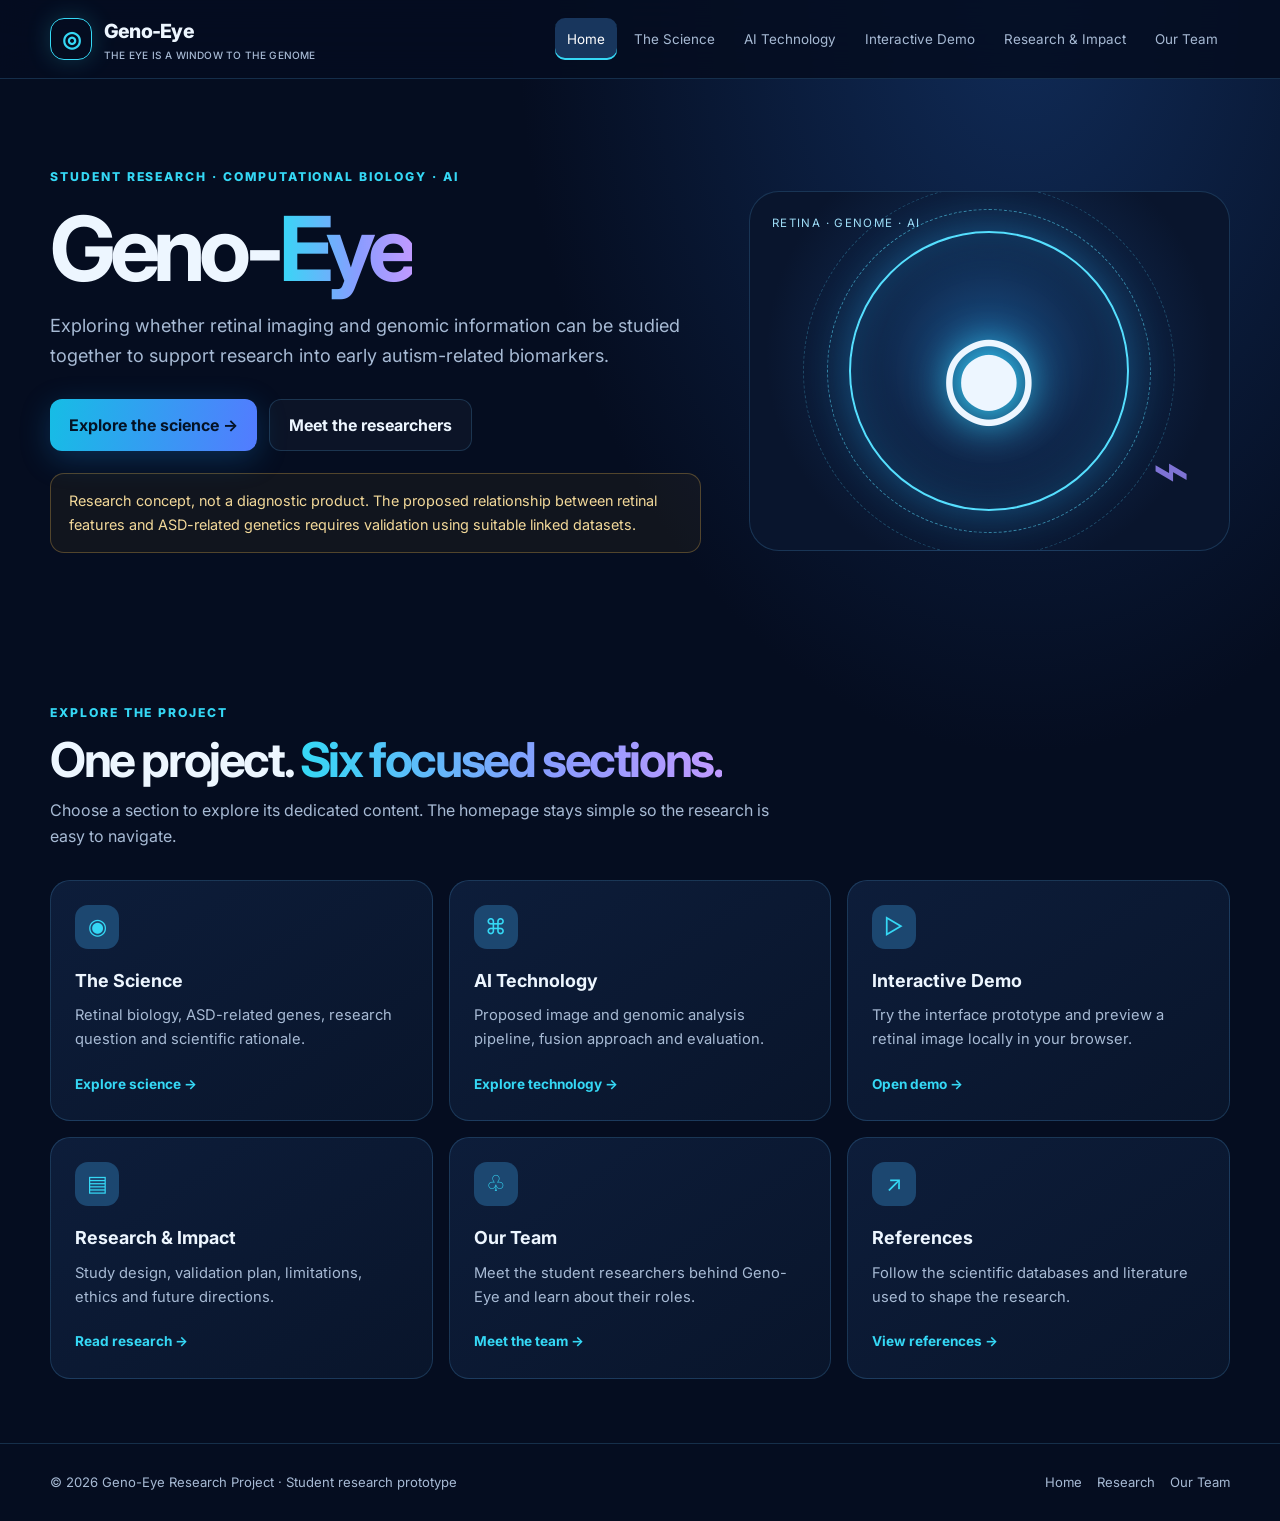
<file: index.html>
<!doctype html><html lang="en"><head><meta charset="utf-8"><meta name="viewport" content="width=device-width, initial-scale=1"><meta name="description" content="Geno-Eye: a student research concept exploring retinal imaging, genomic information and AI."><title>Geno-Eye | Home</title><link rel="stylesheet" href="style.css"></head><body>
<header><div class="wrap nav">
<a class="brand" href="index.html"><span class="brand-mark">◎</span><span>Geno-Eye<small>THE EYE IS A WINDOW TO THE GENOME</small></span></a>
<button class="menu-btn" aria-label="Open navigation" aria-expanded="false">☰</button>
<nav class="navlinks" aria-label="Main navigation">
<a href="index.html">Home</a><a href="science.html">The Science</a><a href="technology.html">AI Technology</a><a href="demo.html">Interactive Demo</a><a href="research.html">Research & Impact</a><a href="team.html">Our Team</a>
</nav></div></header>

<main><div class="wrap hero"><div><div class="eyebrow">Student research · Computational biology · AI</div><h1>Geno-<span class="gradient">Eye</span></h1><p class="lead">Exploring whether retinal imaging and genomic information can be studied together to support research into early autism-related biomarkers.</p><div class="actions"><a class="btn primary" href="science.html">Explore the science →</a><a class="btn secondary" href="team.html">Meet the researchers</a></div><div class="notice">Research concept, not a diagnostic product. The proposed relationship between retinal features and ASD-related genetics requires validation using suitable linked datasets.</div></div><div class="hero-art"><span class="art-label">RETINA · GENOME · AI</span><div class="orb"><span class="eye">◉</span></div><span class="dna">⌁</span></div></div>
<section class="section"><div class="wrap"><div class="section-head"><div class="eyebrow">Explore the project</div><h2>One project. <span class="gradient">Six focused sections.</span></h2><p>Choose a section to explore its dedicated content. The homepage stays simple so the research is easy to navigate.</p></div>
<div class="grid">
<a class="card" href="science.html"><div class="card-icon">◉</div><h3>The Science</h3><p>Retinal biology, ASD-related genes, research question and scientific rationale.</p><span class="more">Explore science →</span></a>
<a class="card" href="technology.html"><div class="card-icon">⌘</div><h3>AI Technology</h3><p>Proposed image and genomic analysis pipeline, fusion approach and evaluation.</p><span class="more">Explore technology →</span></a>
<a class="card" href="demo.html"><div class="card-icon">▷</div><h3>Interactive Demo</h3><p>Try the interface prototype and preview a retinal image locally in your browser.</p><span class="more">Open demo →</span></a>
<a class="card" href="research.html"><div class="card-icon">▤</div><h3>Research & Impact</h3><p>Study design, validation plan, limitations, ethics and future directions.</p><span class="more">Read research →</span></a>
<a class="card" href="team.html"><div class="card-icon">♧</div><h3>Our Team</h3><p>Meet the student researchers behind Geno-Eye and learn about their roles.</p><span class="more">Meet the team →</span></a>
<a class="card" href="research.html#references"><div class="card-icon">↗</div><h3>References</h3><p>Follow the scientific databases and literature used to shape the research.</p><span class="more">View references →</span></a>
</div></div></section></main>
<footer><div class="wrap footer-inner"><span>© 2026 Geno-Eye Research Project · Student research prototype</span><span class="footer-links"><a href="index.html">Home</a><a href="research.html">Research</a><a href="team.html">Our Team</a></span></div></footer><script src="script.js"></script>
</body></html>
</file>
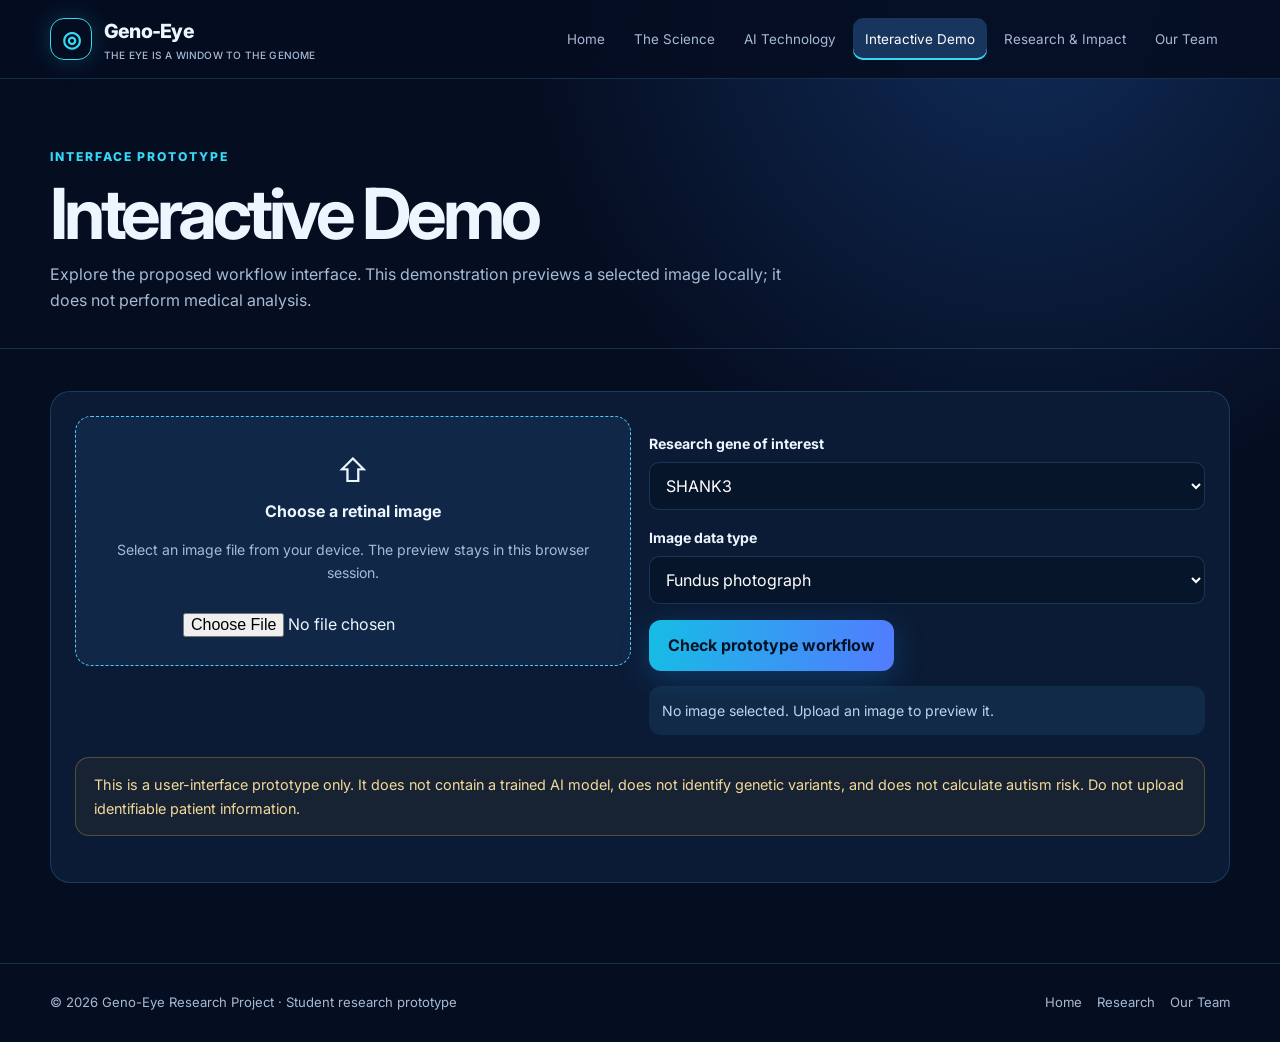
<file: demo.html>
<!doctype html><html lang="en"><head><meta charset="utf-8"><meta name="viewport" content="width=device-width, initial-scale=1"><meta name="description" content="Geno-Eye student research project exploring retinal imaging, genomics and AI for autism research."><title>Interactive Demo | Geno-Eye</title><link rel="stylesheet" href="style.css"></head><body>
<header><div class="wrap nav">
<a class="brand" href="index.html"><span class="brand-mark">◎</span><span>Geno-Eye<small>THE EYE IS A WINDOW TO THE GENOME</small></span></a>
<button class="menu-btn" aria-label="Open navigation" aria-expanded="false">☰</button>
<nav class="navlinks" aria-label="Main navigation">
<a href="index.html">Home</a><a href="science.html">The Science</a><a href="technology.html">AI Technology</a><a href="demo.html">Interactive Demo</a><a href="research.html">Research & Impact</a><a href="team.html">Our Team</a>
</nav></div></header>
<main><section class="page-hero"><div class="wrap"><div class="eyebrow">Interface prototype</div><h1>Interactive Demo</h1><p>Explore the proposed workflow interface. This demonstration previews a selected image locally; it does not perform medical analysis.</p></div></section><div class="wrap content">
<div class="demo-box"><div class="two-col">
<div><div class="upload-area"><div style="font-size:2rem">⇧</div><b>Choose a retinal image</b><p style="color:var(--muted);font-size:.88rem">Select an image file from your device. The preview stays in this browser session.</p><input id="retinaFile" type="file" accept="image/*"><img id="imagePreview" class="preview" alt="Selected retinal image preview"></div></div>
<div><div class="field"><label for="geneSelect">Research gene of interest</label><select id="geneSelect"><option>SHANK3</option><option>MECP2</option><option>CHD8</option><option>Other / not specified</option></select></div><div class="field"><label for="dataType">Image data type</label><select id="dataType"><option>Fundus photograph</option><option>OCT image</option><option>Other retinal image</option></select></div><button class="btn primary" id="demoAnalyze" type="button">Check prototype workflow</button><div class="status" id="demoStatus" role="status">No image selected. Upload an image to preview it.</div></div>
</div><div class="notice">This is a user-interface prototype only. It does not contain a trained AI model, does not identify genetic variants, and does not calculate autism risk. Do not upload identifiable patient information.</div></div>
</div></main>
<footer><div class="wrap footer-inner"><span>© 2026 Geno-Eye Research Project · Student research prototype</span><span class="footer-links"><a href="index.html">Home</a><a href="research.html">Research</a><a href="team.html">Our Team</a></span></div></footer><script src="script.js"></script>
</body></html>
</file>
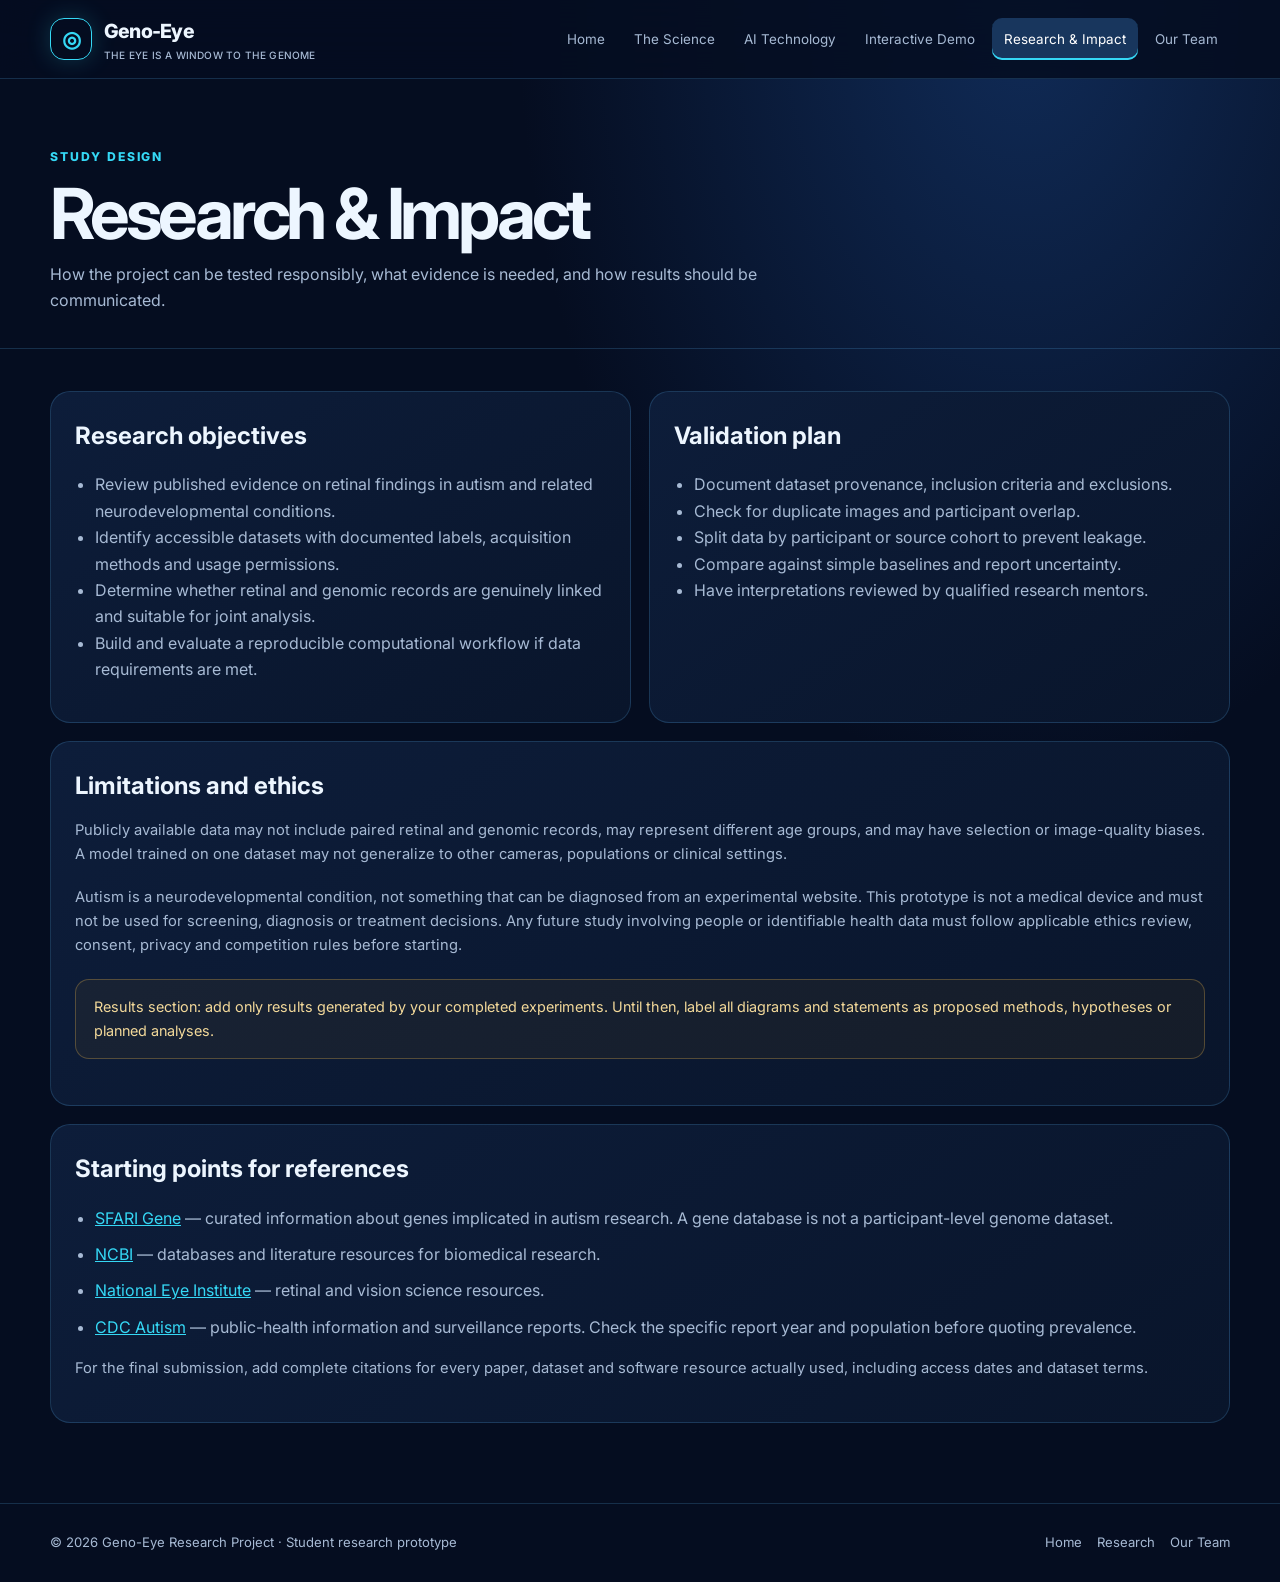
<file: research.html>
<!doctype html><html lang="en"><head><meta charset="utf-8"><meta name="viewport" content="width=device-width, initial-scale=1"><meta name="description" content="Geno-Eye student research project exploring retinal imaging, genomics and AI for autism research."><title>Research & Impact | Geno-Eye</title><link rel="stylesheet" href="style.css"></head><body>
<header><div class="wrap nav">
<a class="brand" href="index.html"><span class="brand-mark">◎</span><span>Geno-Eye<small>THE EYE IS A WINDOW TO THE GENOME</small></span></a>
<button class="menu-btn" aria-label="Open navigation" aria-expanded="false">☰</button>
<nav class="navlinks" aria-label="Main navigation">
<a href="index.html">Home</a><a href="science.html">The Science</a><a href="technology.html">AI Technology</a><a href="demo.html">Interactive Demo</a><a href="research.html">Research & Impact</a><a href="team.html">Our Team</a>
</nav></div></header>
<main><section class="page-hero"><div class="wrap"><div class="eyebrow">Study design</div><h1>Research & Impact</h1><p>How the project can be tested responsibly, what evidence is needed, and how results should be communicated.</p></div></section><div class="wrap content">
<div class="two-col">
<section class="card prose"><h2>Research objectives</h2><ul><li>Review published evidence on retinal findings in autism and related neurodevelopmental conditions.</li><li>Identify accessible datasets with documented labels, acquisition methods and usage permissions.</li><li>Determine whether retinal and genomic records are genuinely linked and suitable for joint analysis.</li><li>Build and evaluate a reproducible computational workflow if data requirements are met.</li></ul></section>
<section class="card prose"><h2>Validation plan</h2><ul><li>Document dataset provenance, inclusion criteria and exclusions.</li><li>Check for duplicate images and participant overlap.</li><li>Split data by participant or source cohort to prevent leakage.</li><li>Compare against simple baselines and report uncertainty.</li><li>Have interpretations reviewed by qualified research mentors.</li></ul></section>
</div>
<section class="card prose" style="margin-top:18px"><h2>Limitations and ethics</h2><p>Publicly available data may not include paired retinal and genomic records, may represent different age groups, and may have selection or image-quality biases. A model trained on one dataset may not generalize to other cameras, populations or clinical settings.</p><p>Autism is a neurodevelopmental condition, not something that can be diagnosed from an experimental website. This prototype is not a medical device and must not be used for screening, diagnosis or treatment decisions. Any future study involving people or identifiable health data must follow applicable ethics review, consent, privacy and competition rules before starting.</p><div class="notice">Results section: add only results generated by your completed experiments. Until then, label all diagrams and statements as proposed methods, hypotheses or planned analyses.</div></section>
<section class="card prose" id="references" style="margin-top:18px"><h2>Starting points for references</h2><ul class="refs"><li><a href="https://gene.sfari.org/" target="_blank" rel="noopener">SFARI Gene</a> — curated information about genes implicated in autism research. A gene database is not a participant-level genome dataset.</li><li><a href="https://www.ncbi.nlm.nih.gov/" target="_blank" rel="noopener">NCBI</a> — databases and literature resources for biomedical research.</li><li><a href="https://www.nei.nih.gov/" target="_blank" rel="noopener">National Eye Institute</a> — retinal and vision science resources.</li><li><a href="https://www.cdc.gov/autism/" target="_blank" rel="noopener">CDC Autism</a> — public-health information and surveillance reports. Check the specific report year and population before quoting prevalence.</li></ul><p>For the final submission, add complete citations for every paper, dataset and software resource actually used, including access dates and dataset terms.</p></section>
</div></main>
<footer><div class="wrap footer-inner"><span>© 2026 Geno-Eye Research Project · Student research prototype</span><span class="footer-links"><a href="index.html">Home</a><a href="research.html">Research</a><a href="team.html">Our Team</a></span></div></footer><script src="script.js"></script>
</body></html>
</file>
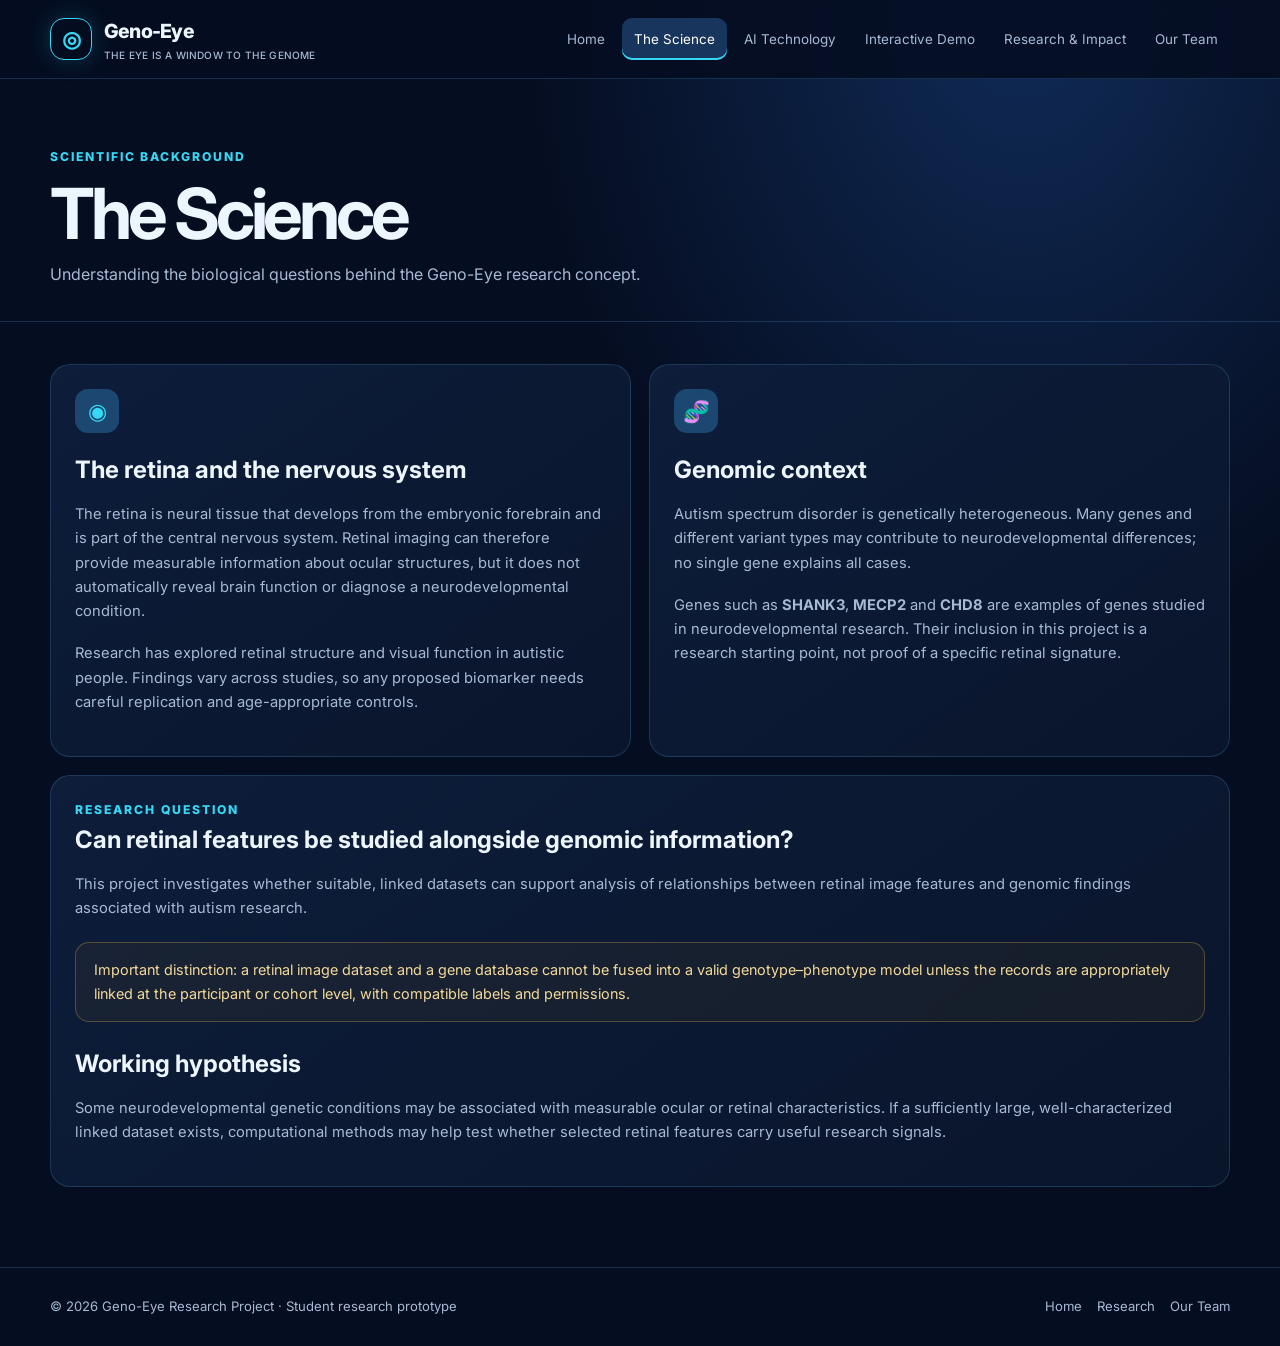
<file: science.html>
<!doctype html><html lang="en"><head><meta charset="utf-8"><meta name="viewport" content="width=device-width, initial-scale=1"><meta name="description" content="Geno-Eye student research project exploring retinal imaging, genomics and AI for autism research."><title>The Science | Geno-Eye</title><link rel="stylesheet" href="style.css"></head><body>
<header><div class="wrap nav">
<a class="brand" href="index.html"><span class="brand-mark">◎</span><span>Geno-Eye<small>THE EYE IS A WINDOW TO THE GENOME</small></span></a>
<button class="menu-btn" aria-label="Open navigation" aria-expanded="false">☰</button>
<nav class="navlinks" aria-label="Main navigation">
<a href="index.html">Home</a><a href="science.html">The Science</a><a href="technology.html">AI Technology</a><a href="demo.html">Interactive Demo</a><a href="research.html">Research & Impact</a><a href="team.html">Our Team</a>
</nav></div></header>
<main><section class="page-hero"><div class="wrap"><div class="eyebrow">Scientific background</div><h1>The Science</h1><p>Understanding the biological questions behind the Geno-Eye research concept.</p></div></section><div class="wrap content">
<div class="two-col">
<section class="card prose"><div class="card-icon">◉</div><h2>The retina and the nervous system</h2><p>The retina is neural tissue that develops from the embryonic forebrain and is part of the central nervous system. Retinal imaging can therefore provide measurable information about ocular structures, but it does not automatically reveal brain function or diagnose a neurodevelopmental condition.</p><p>Research has explored retinal structure and visual function in autistic people. Findings vary across studies, so any proposed biomarker needs careful replication and age-appropriate controls.</p></section>
<section class="card prose"><div class="card-icon">🧬</div><h2>Genomic context</h2><p>Autism spectrum disorder is genetically heterogeneous. Many genes and different variant types may contribute to neurodevelopmental differences; no single gene explains all cases.</p><p>Genes such as <b>SHANK3</b>, <b>MECP2</b> and <b>CHD8</b> are examples of genes studied in neurodevelopmental research. Their inclusion in this project is a research starting point, not proof of a specific retinal signature.</p></section>
</div>
<section class="card prose" style="margin-top:18px"><div class="eyebrow">Research question</div><h2>Can retinal features be studied alongside genomic information?</h2><p>This project investigates whether suitable, linked datasets can support analysis of relationships between retinal image features and genomic findings associated with autism research.</p><div class="notice">Important distinction: a retinal image dataset and a gene database cannot be fused into a valid genotype–phenotype model unless the records are appropriately linked at the participant or cohort level, with compatible labels and permissions.</div><h2>Working hypothesis</h2><p>Some neurodevelopmental genetic conditions may be associated with measurable ocular or retinal characteristics. If a sufficiently large, well-characterized linked dataset exists, computational methods may help test whether selected retinal features carry useful research signals.</p></section>
</div></main>
<footer><div class="wrap footer-inner"><span>© 2026 Geno-Eye Research Project · Student research prototype</span><span class="footer-links"><a href="index.html">Home</a><a href="research.html">Research</a><a href="team.html">Our Team</a></span></div></footer><script src="script.js"></script>
</body></html>
</file>
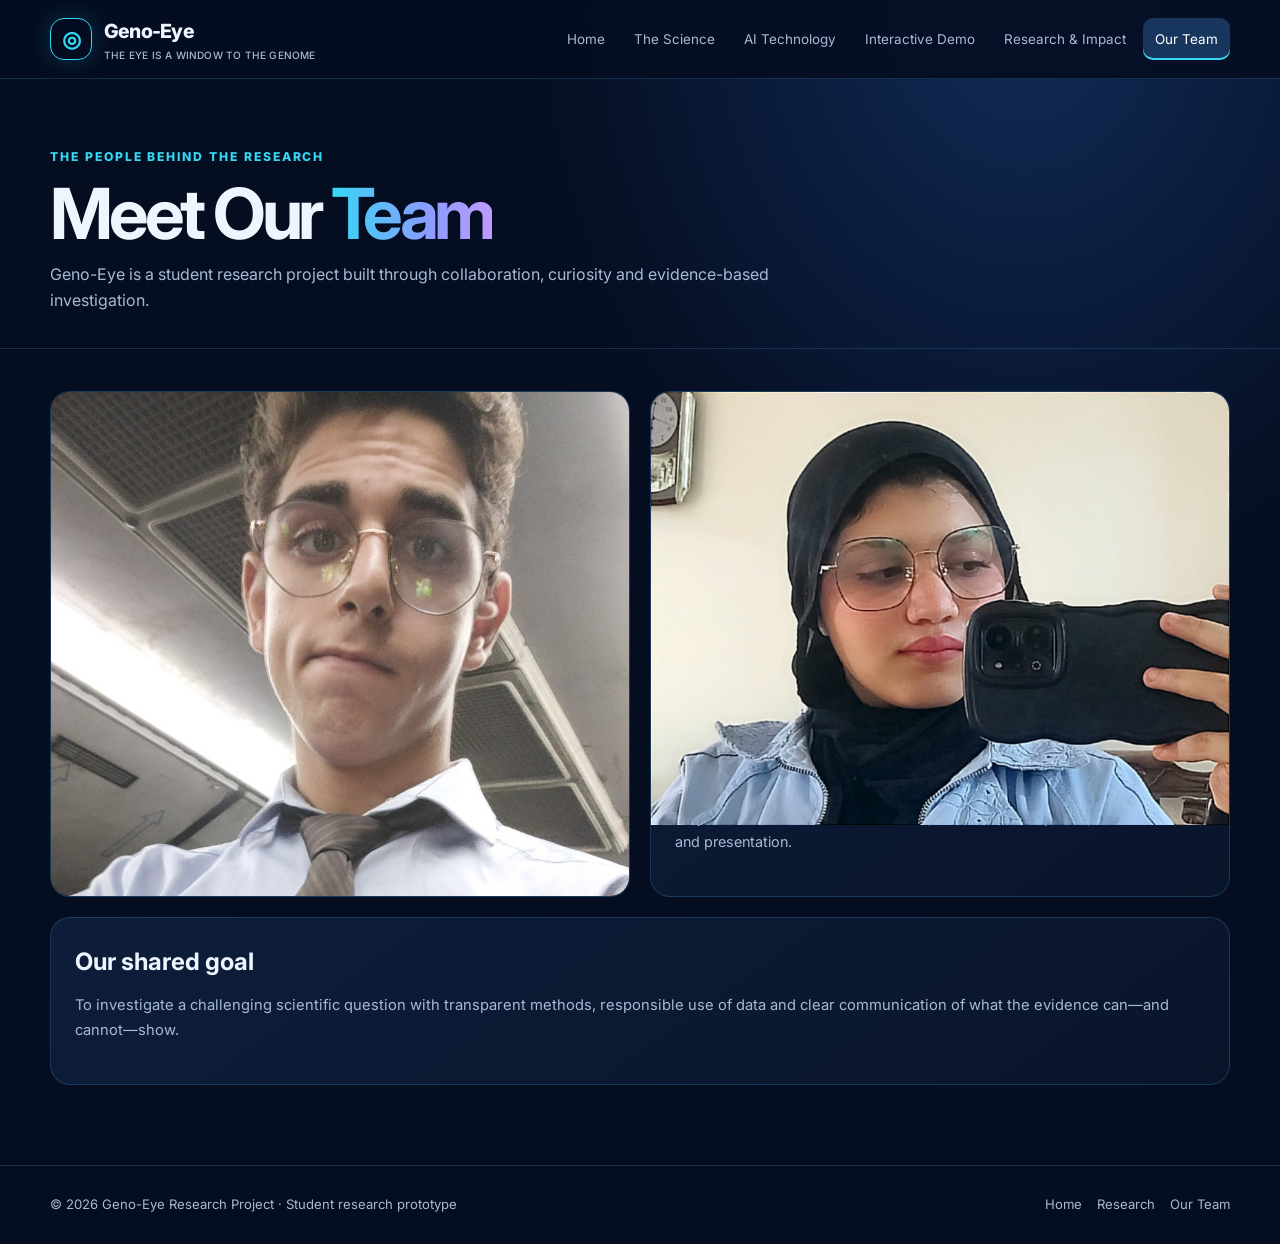
<file: team.html>
<!doctype html><html lang="en"><head><meta charset="utf-8"><meta name="viewport" content="width=device-width, initial-scale=1"><meta name="description" content="Meet the student researchers behind Geno-Eye."><title>Our Team | Geno-Eye</title><link rel="stylesheet" href="style.css"></head><body>
<header><div class="wrap nav">
<a class="brand" href="index.html"><span class="brand-mark">◎</span><span>Geno-Eye<small>THE EYE IS A WINDOW TO THE GENOME</small></span></a>
<button class="menu-btn" aria-label="Open navigation" aria-expanded="false">☰</button>
<nav class="navlinks" aria-label="Main navigation">
<a href="index.html">Home</a><a href="science.html">The Science</a><a href="technology.html">AI Technology</a><a href="demo.html">Interactive Demo</a><a href="research.html">Research & Impact</a><a href="team.html">Our Team</a>
</nav></div></header>
<main><section class="page-hero"><div class="wrap"><div class="eyebrow">The people behind the research</div><h1>Meet Our <span class="gradient">Team</span></h1><p>Geno-Eye is a student research project built through collaboration, curiosity and evidence-based investigation.</p></div></section>
<div class="wrap content">
<div class="team-grid">
<article class="card person"><div class="person-photo"><img src="assets/ammar.jpg" alt="Ammar Ahmed Adel, student researcher" style="width:100%;height:100%;object-fit:cover;object-position:center 28%"></div><div class="person-info"><div class="role">STUDENT RESEARCHER</div><h2>Ammar Ahmed Adel</h2><p>Project role: computational development, website engineering, AI workflow design and technical documentation.</p></div></article>
<article class="card person"><div class="person-photo"><img src="assets/zezi.jpg" alt="Zezi Hany, student researcher" style="width:100%;height:100%;object-fit:cover;object-position:center 30%"></div><div class="person-info"><div class="role">STUDENT RESEARCHER</div><h2>Zezi Hany</h2><p>Project role: scientific literature review, research development, documentation and presentation.</p></div></article>
</div>
<section class="card prose" style="margin-top:20px"><h2>Our shared goal</h2><p>To investigate a challenging scientific question with transparent methods, responsible use of data and clear communication of what the evidence can—and cannot—show.</p></section>
</div></main>
<footer><div class="wrap footer-inner"><span>© 2026 Geno-Eye Research Project · Student research prototype</span><span class="footer-links"><a href="index.html">Home</a><a href="research.html">Research</a><a href="team.html">Our Team</a></span></div></footer><script src="script.js"></script></body></html>
</file>
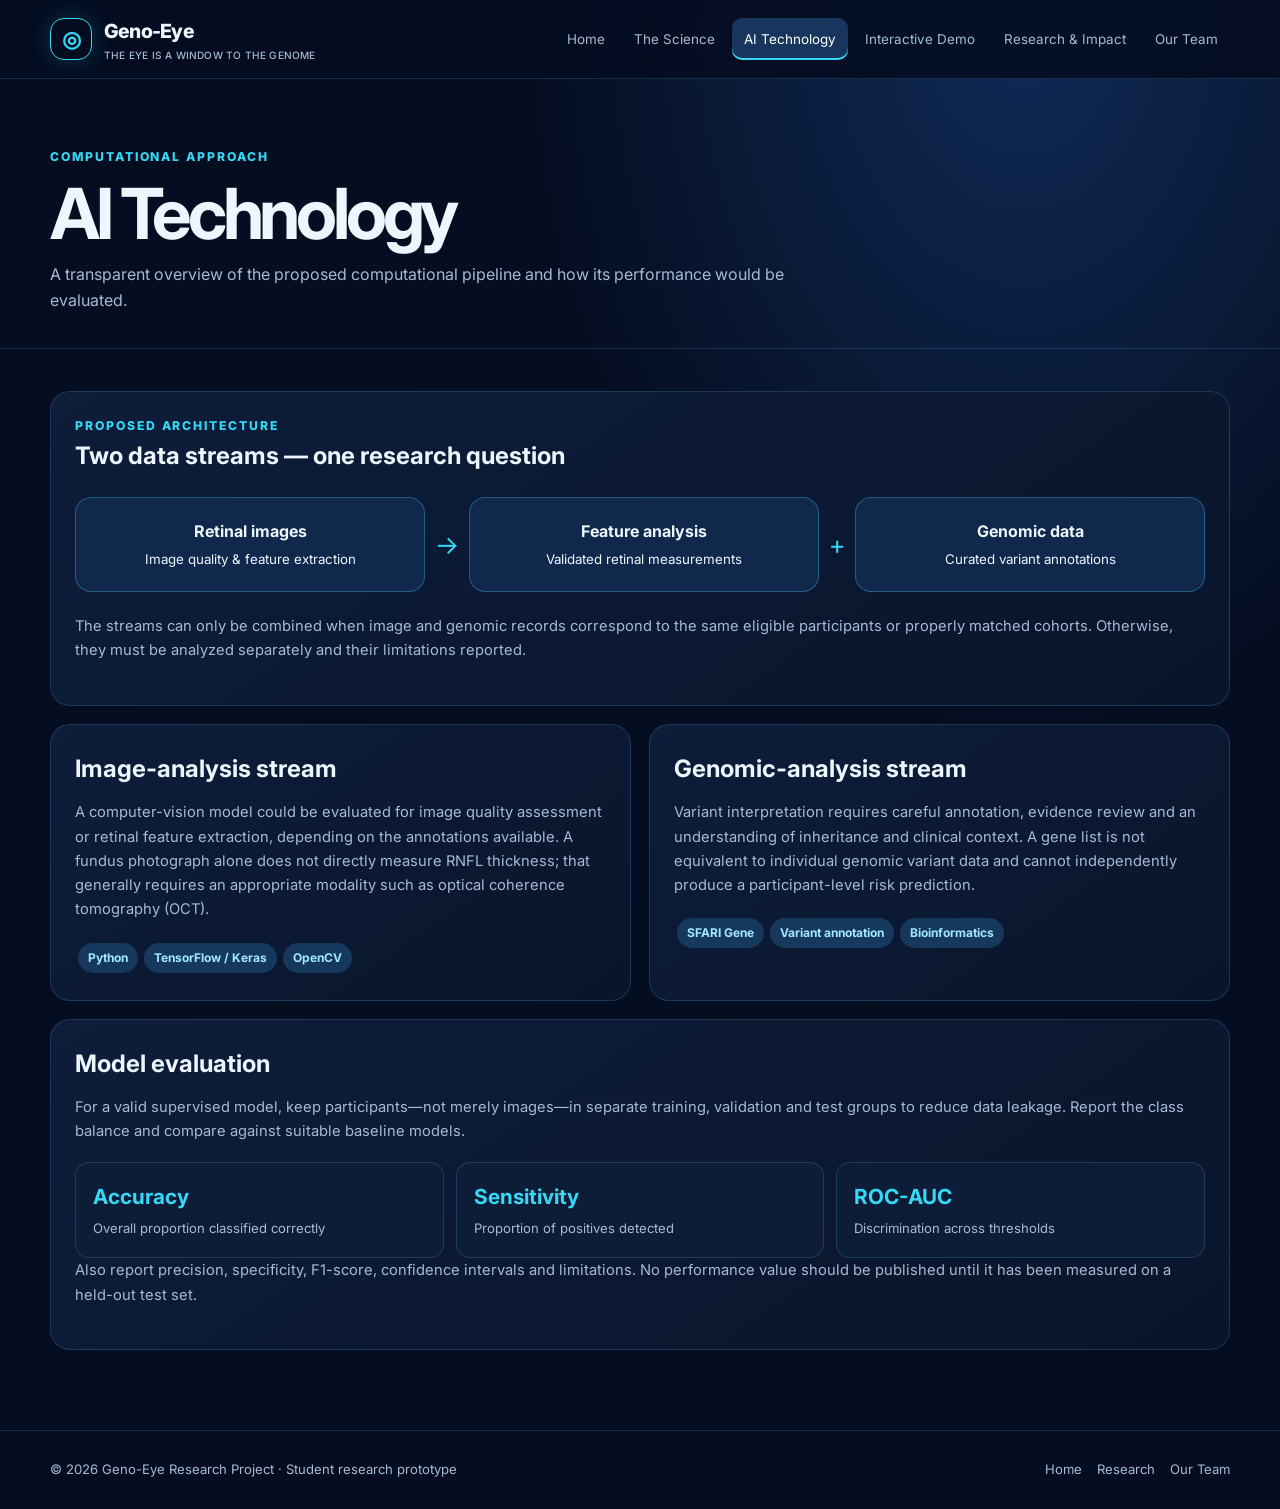
<file: technology.html>
<!doctype html><html lang="en"><head><meta charset="utf-8"><meta name="viewport" content="width=device-width, initial-scale=1"><meta name="description" content="Geno-Eye student research project exploring retinal imaging, genomics and AI for autism research."><title>AI Technology | Geno-Eye</title><link rel="stylesheet" href="style.css"></head><body>
<header><div class="wrap nav">
<a class="brand" href="index.html"><span class="brand-mark">◎</span><span>Geno-Eye<small>THE EYE IS A WINDOW TO THE GENOME</small></span></a>
<button class="menu-btn" aria-label="Open navigation" aria-expanded="false">☰</button>
<nav class="navlinks" aria-label="Main navigation">
<a href="index.html">Home</a><a href="science.html">The Science</a><a href="technology.html">AI Technology</a><a href="demo.html">Interactive Demo</a><a href="research.html">Research & Impact</a><a href="team.html">Our Team</a>
</nav></div></header>
<main><section class="page-hero"><div class="wrap"><div class="eyebrow">Computational approach</div><h1>AI Technology</h1><p>A transparent overview of the proposed computational pipeline and how its performance would be evaluated.</p></div></section><div class="wrap content">
<section class="card prose"><div class="eyebrow">Proposed architecture</div><h2>Two data streams — one research question</h2><div class="diagram"><div class="node"><b>Retinal images</b><small>Image quality & feature extraction</small></div><div class="arrow">→</div><div class="node"><b>Feature analysis</b><small>Validated retinal measurements</small></div><div class="arrow">+</div><div class="node"><b>Genomic data</b><small>Curated variant annotations</small></div></div><p>The streams can only be combined when image and genomic records correspond to the same eligible participants or properly matched cohorts. Otherwise, they must be analyzed separately and their limitations reported.</p></section>
<div class="two-col" style="margin-top:18px">
<section class="card prose"><h2>Image-analysis stream</h2><p>A computer-vision model could be evaluated for image quality assessment or retinal feature extraction, depending on the annotations available. A fundus photograph alone does not directly measure RNFL thickness; that generally requires an appropriate modality such as optical coherence tomography (OCT).</p><span class="pill">Python</span><span class="pill">TensorFlow / Keras</span><span class="pill">OpenCV</span></section>
<section class="card prose"><h2>Genomic-analysis stream</h2><p>Variant interpretation requires careful annotation, evidence review and an understanding of inheritance and clinical context. A gene list is not equivalent to individual genomic variant data and cannot independently produce a participant-level risk prediction.</p><span class="pill">SFARI Gene</span><span class="pill">Variant annotation</span><span class="pill">Bioinformatics</span></section>
</div>
<section class="card prose" style="margin-top:18px"><h2>Model evaluation</h2><p>For a valid supervised model, keep participants—not merely images—in separate training, validation and test groups to reduce data leakage. Report the class balance and compare against suitable baseline models.</p><div class="metric-list"><div class="metric"><strong>Accuracy</strong><span>Overall proportion classified correctly</span></div><div class="metric"><strong>Sensitivity</strong><span>Proportion of positives detected</span></div><div class="metric"><strong>ROC-AUC</strong><span>Discrimination across thresholds</span></div></div><p>Also report precision, specificity, F1-score, confidence intervals and limitations. No performance value should be published until it has been measured on a held-out test set.</p></section>
</div></main>
<footer><div class="wrap footer-inner"><span>© 2026 Geno-Eye Research Project · Student research prototype</span><span class="footer-links"><a href="index.html">Home</a><a href="research.html">Research</a><a href="team.html">Our Team</a></span></div></footer><script src="script.js"></script>
</body></html>
</file>
<file: style.css>
@import url('https://fonts.googleapis.com/css2?family=Inter:wght@400;500;600;700;800&family=Manrope:wght@400;500;600;700;800&display=swap');
:root{--bg:#050d20;--panel:#0b1832;--panel2:#0e2142;--line:rgba(99,190,255,.19);--cyan:#35d8f5;--blue:#438dff;--purple:#9d7bff;--text:#edf6ff;--muted:#a7bad4;--green:#5be0b1;--max:1180px}
*{box-sizing:border-box}html{scroll-behavior:smooth}body{margin:0;background:radial-gradient(ellipse at 80% 0%,#102b57 0,transparent 35%),var(--bg);color:var(--text);font-family:Inter,Manrope,Arial,sans-serif;line-height:1.65}a{color:inherit;text-decoration:none}button,input,select{font:inherit}.wrap{width:min(var(--max),calc(100% - 40px));margin:auto}
header{position:sticky;top:0;z-index:20;background:rgba(5,13,32,.88);backdrop-filter:blur(18px);border-bottom:1px solid var(--line)}
.nav{min-height:78px;display:flex;align-items:center;justify-content:space-between;gap:20px}.brand{display:flex;align-items:center;gap:12px;font-weight:800;font-size:1.22rem;letter-spacing:-.04em}.brand-mark{width:42px;height:42px;border:1px solid var(--cyan);border-radius:14px;display:grid;place-items:center;color:var(--cyan);font-size:1.4rem;box-shadow:0 0 24px #35d8f533}.brand small{display:block;font-size:.63rem;color:var(--muted);font-weight:500;letter-spacing:.02em}.navlinks{display:flex;align-items:center;gap:5px}.navlinks a{font-size:.84rem;color:var(--muted);padding:10px 12px;border-radius:10px;transition:.2s}.navlinks a:hover,.navlinks a.active{color:white;background:#18365d}.navlinks a.active{box-shadow:inset 0 -2px var(--cyan)}.menu-btn{display:none;background:transparent;border:1px solid var(--line);color:white;border-radius:10px;padding:8px 12px}
.hero{padding:88px 0 64px;display:grid;grid-template-columns:1.15fr .85fr;align-items:center;gap:48px;min-height:560px}.eyebrow{color:var(--cyan);font-size:.76rem;font-weight:800;letter-spacing:.16em;text-transform:uppercase}.hero h1{font-size:clamp(3rem,7vw,5.8rem);line-height:.98;letter-spacing:-.07em;margin:18px 0}.gradient{background:linear-gradient(90deg,var(--cyan),#8a9cff 60%,#c09aff);background-clip:text;-webkit-background-clip:text;color:transparent}.lead{font-size:1.13rem;color:var(--muted);max-width:650px}.actions{display:flex;gap:12px;flex-wrap:wrap;margin-top:28px}.btn{display:inline-flex;align-items:center;justify-content:center;padding:12px 19px;border-radius:12px;font-weight:700;border:1px solid var(--line);transition:.2s;cursor:pointer}.btn.primary{background:linear-gradient(100deg,#16bde5,#537bff);color:#041225;border:0;box-shadow:0 8px 30px #168bdf44}.btn:hover{transform:translateY(-2px)}.btn.secondary{background:#ffffff08;color:var(--text)}.hero-art{min-height:360px;border:1px solid var(--line);border-radius:30px;background:radial-gradient(circle at 50% 45%,#174d83 0,#10274b 35%,#09152d 72%);display:grid;place-items:center;position:relative;overflow:hidden}.orb{width:min(280px,70%);aspect-ratio:1;border-radius:50%;border:2px solid #55dfff;display:grid;place-items:center;box-shadow:0 0 45px #23b8ff55,inset 0 0 45px #23b8ff33;position:relative}.orb:before,.orb:after{content:"";position:absolute;border:1px dashed #5bdfff88;border-radius:50%;inset:-24px;animation:spin 22s linear infinite}.orb:after{inset:-48px;animation-direction:reverse;opacity:.45}.eye{font-size:7rem;filter:drop-shadow(0 0 18px #39d9ff)}.dna{position:absolute;right:8%;bottom:8%;font-size:4rem;color:#9c8bff;opacity:.8}.art-label{position:absolute;top:22px;left:22px;color:#9eddf7;font-size:.72rem;letter-spacing:.12em}@keyframes spin{to{transform:rotate(360deg)}}
.section{padding:64px 0}.section-head{max-width:720px;margin-bottom:30px}.section-head h2{font-size:clamp(2rem,4vw,3rem);line-height:1.12;letter-spacing:-.05em;margin:10px 0}.section-head p{color:var(--muted);margin:0}.grid{display:grid;grid-template-columns:repeat(3,1fr);gap:16px}.card{background:linear-gradient(145deg,#0d1d3a,#09152b);border:1px solid var(--line);border-radius:20px;padding:24px;transition:.25s}.card:hover{transform:translateY(-4px);border-color:#42c8f577;box-shadow:0 18px 40px #0003}.card-icon{width:44px;height:44px;border-radius:13px;background:#1c4770;color:var(--cyan);display:grid;place-items:center;font-size:1.35rem;margin-bottom:17px}.card h3{margin:0 0 8px;font-size:1.12rem}.card p{color:var(--muted);font-size:.92rem;margin:0 0 18px}.card .more{color:var(--cyan);font-weight:700;font-size:.85rem}.notice{border:1px solid #d2a54a55;background:#b8861712;color:#f3d99a;padding:15px 18px;border-radius:14px;font-size:.9rem;margin:22px 0}.page-hero{padding:68px 0 34px;border-bottom:1px solid var(--line)}.page-hero h1{font-size:clamp(2.5rem,6vw,4.4rem);line-height:1.05;letter-spacing:-.06em;margin:10px 0}.page-hero p{color:var(--muted);max-width:760px;margin:0}.content{padding:42px 0 80px}.two-col{display:grid;grid-template-columns:1fr 1fr;gap:18px}.prose h2{margin:0 0 12px;font-size:1.5rem}.prose p,.prose li{color:var(--muted)}.prose ul{padding-left:20px}.pill{display:inline-block;padding:5px 10px;border-radius:99px;background:#17385d;color:#9feaff;font-size:.75rem;font-weight:700;margin:3px}.diagram{display:grid;grid-template-columns:1fr auto 1fr auto 1fr;align-items:center;gap:10px;margin:22px 0}.node{padding:20px 12px;text-align:center;border:1px solid #46c9f655;background:#10284b;border-radius:16px}.node b{display:block}.arrow{color:var(--cyan);font-size:1.6rem}.metric-list{display:grid;grid-template-columns:repeat(3,1fr);gap:12px}.metric{padding:17px;background:#0d1d38;border:1px solid var(--line);border-radius:14px}.metric strong{display:block;font-size:1.3rem;color:var(--cyan)}.metric span{color:var(--muted);font-size:.82rem}.team-grid{display:grid;grid-template-columns:repeat(2,1fr);gap:20px}.person{overflow:hidden;padding:0}.person-photo{height:290px;background:radial-gradient(circle at 50% 30%,#254c7c,#101e3a 65%);display:grid;place-items:center;position:relative}.photo-placeholder{width:150px;height:150px;border:2px dashed #73dfff88;border-radius:50%;display:grid;place-items:center;font-size:2.5rem;color:#9eeaff;background:#ffffff08}.photo-caption{position:absolute;bottom:12px;color:#b9cce0;font-size:.75rem}.person-info{padding:24px}.person-info .role{color:var(--cyan);font-size:.8rem;font-weight:700}.person-info p{color:var(--muted);font-size:.9rem}.upload-note{font-size:.8rem;color:#e9ce8c}
.demo-box{border:1px solid var(--line);border-radius:20px;background:#0b1b36;padding:24px}.upload-area{border:1px dashed #54c9f5;border-radius:16px;padding:28px;text-align:center;background:#102747}.upload-area input{max-width:100%;margin-top:12px}.preview{max-width:100%;max-height:320px;object-fit:contain;border-radius:12px;margin-top:15px;display:none}.field{display:grid;gap:7px;margin:16px 0}.field label{font-weight:700;font-size:.88rem}.field select{background:#07152b;color:white;border:1px solid var(--line);border-radius:10px;padding:12px}.status{padding:13px;border-radius:12px;background:#112a47;color:#b8d7eb;margin-top:15px;font-size:.88rem}
.refs li{margin:10px 0;overflow-wrap:anywhere}.refs a{color:var(--cyan);text-decoration:underline}footer{border-top:1px solid var(--line);padding:28px 0;color:var(--muted);font-size:.82rem}.footer-inner{display:flex;justify-content:space-between;gap:20px;flex-wrap:wrap}.footer-links{display:flex;gap:15px;flex-wrap:wrap}.footer-links a:hover{color:var(--cyan)}
@media(max-width:900px){.navlinks{gap:0}.navlinks a{padding:9px 8px;font-size:.76rem}.hero{gap:25px}.grid{grid-template-columns:repeat(2,1fr)}}
@media(max-width:680px){.wrap{width:min(100% - 28px,var(--max))}.nav{min-height:68px}.menu-btn{display:block}.navlinks{display:none;position:absolute;top:68px;left:0;right:0;background:#08152c;border-bottom:1px solid var(--line);padding:12px 14px;flex-direction:column;align-items:stretch}.navlinks.open{display:flex}.navlinks a{font-size:.9rem}.hero{grid-template-columns:1fr;padding:58px 0 40px;min-height:auto}.hero-art{min-height:270px}.eye{font-size:5.5rem}.grid,.two-col,.team-grid,.metric-list{grid-template-columns:1fr}.diagram{grid-template-columns:1fr}.arrow{transform:rotate(90deg);text-align:center}.section{padding:45px 0}.page-hero{padding:48px 0 28px}.person-photo{height:240px}}
</file>
